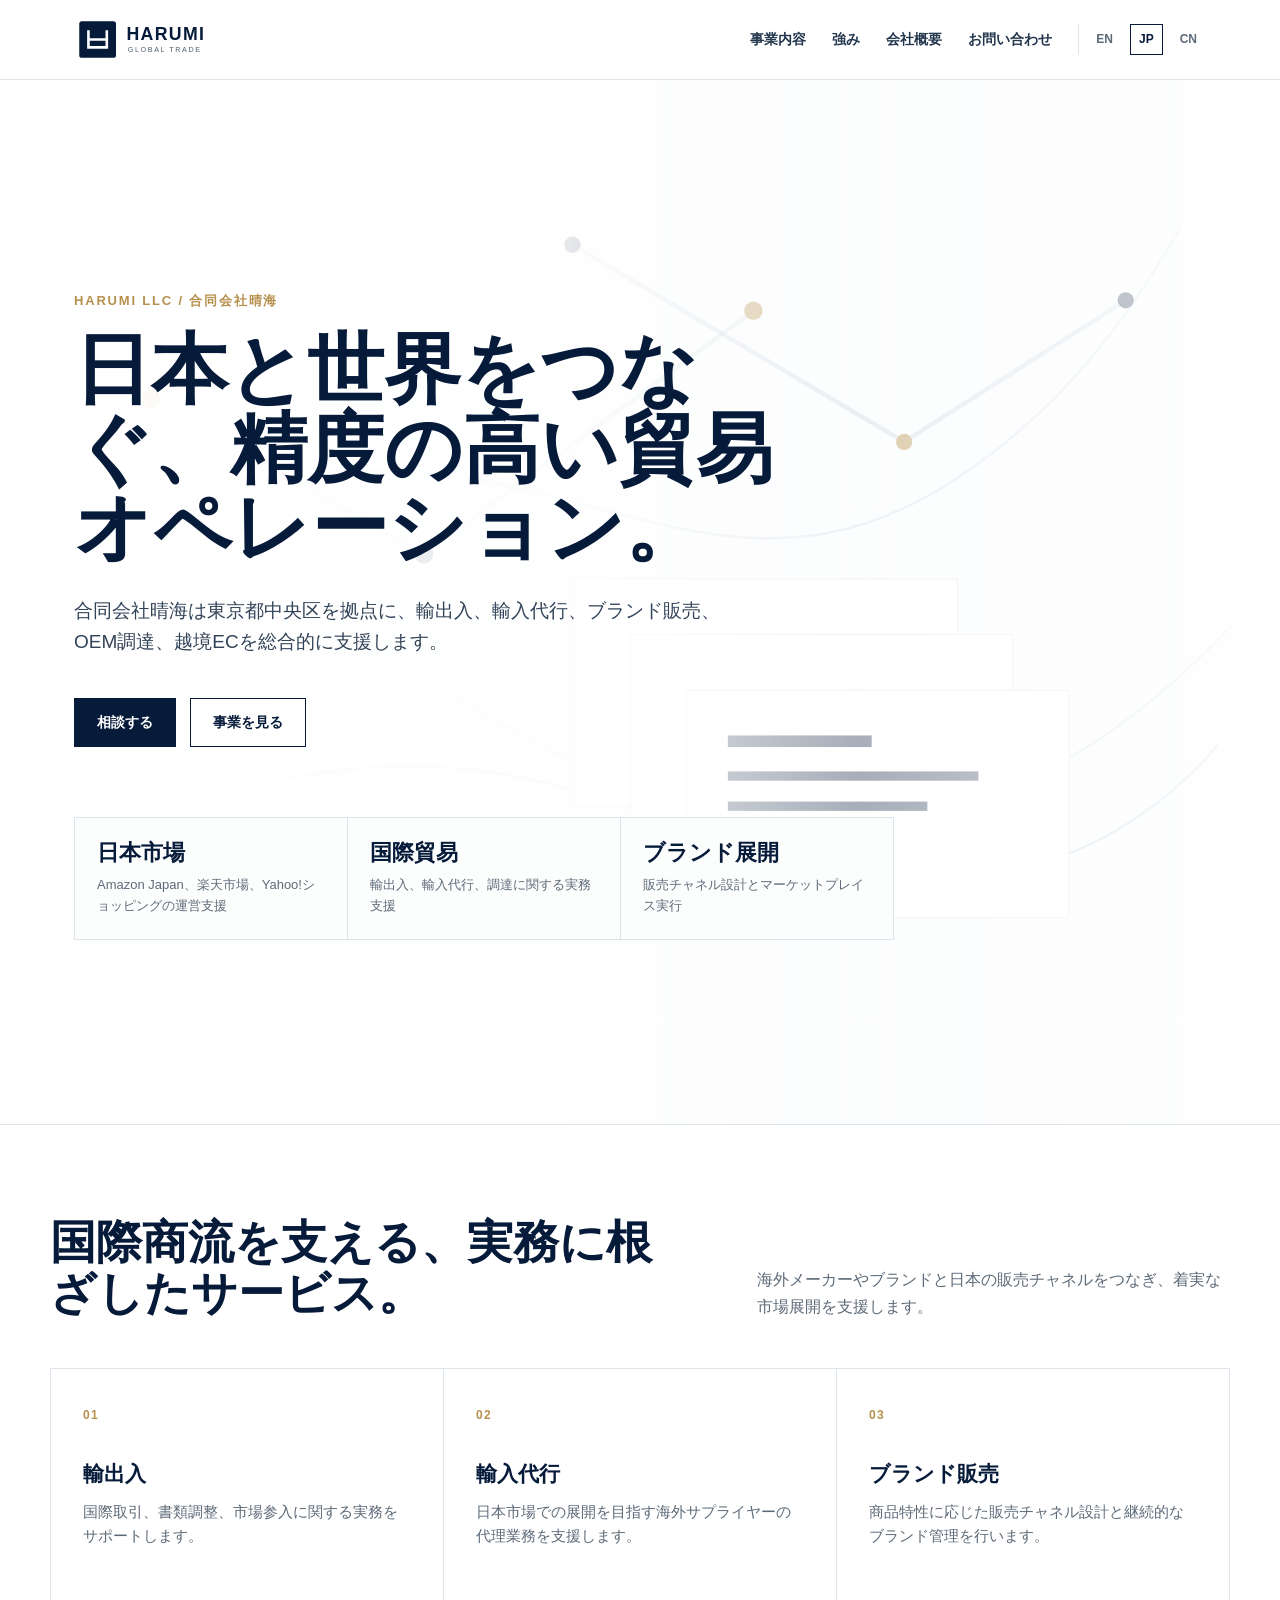
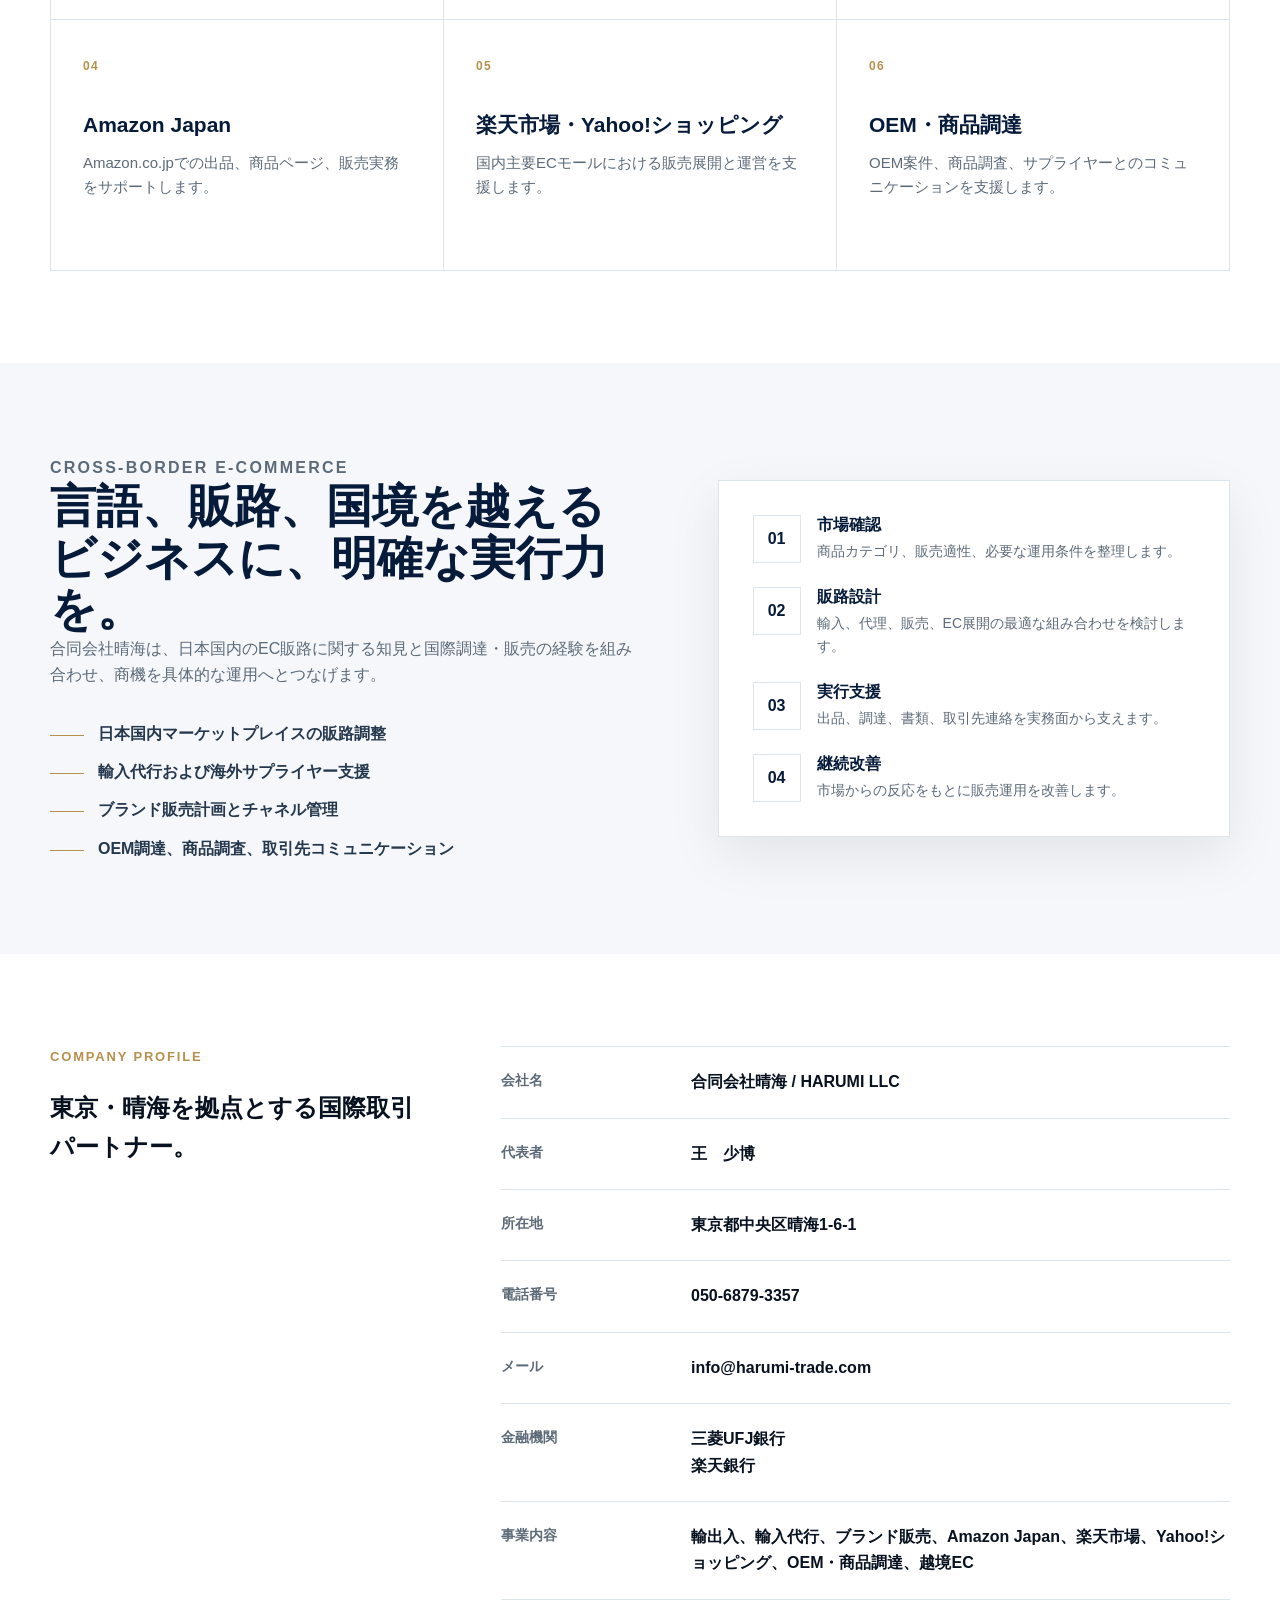
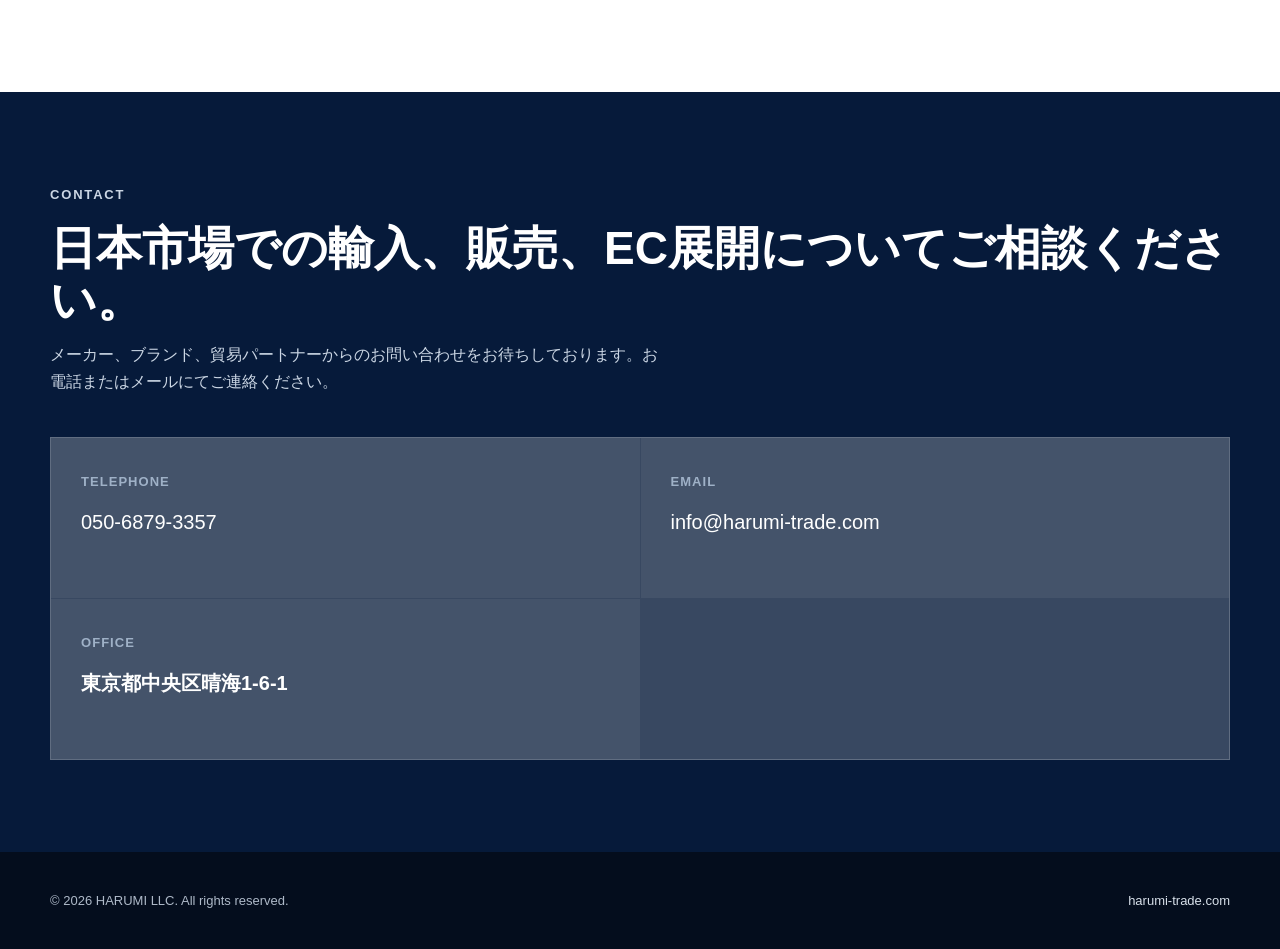
<file: index.html>
<!doctype html>
<html lang="ja">
<head>
  <meta charset="utf-8">
  <meta name="viewport" content="width=device-width, initial-scale=1">
  <title>合同会社晴海 | 輸出入・輸入代行・越境EC支援</title>
  <meta name="description" content="合同会社晴海は東京都中央区晴海を拠点に、輸出入、輸入代行、ブランド販売、Amazon Japan、楽天市場、Yahoo!ショッピング、OEM調達、越境ECを支援します。">
  <meta name="robots" content="index, follow">
  <link rel="canonical" href="https://harumi-trade.com/ja/">
  <link rel="alternate" hreflang="en" href="https://harumi-trade.com/en/">
  <link rel="alternate" hreflang="ja" href="https://harumi-trade.com/ja/">
  <link rel="alternate" hreflang="zh" href="https://harumi-trade.com/zh/">
  <link rel="alternate" hreflang="x-default" href="https://harumi-trade.com/ja/">
  <meta http-equiv="refresh" content="0; url=/ja/">
  <link rel="icon" href="/assets/img/favicon.svg" type="image/svg+xml">
  <link rel="stylesheet" href="/assets/css/styles.css">
  <script>
    window.location.replace("/ja/");
  </script>
</head>
<body>
  <main>
    <section class="hero">
      <div class="hero-inner">
        <p class="eyebrow">HARUMI LLC / 合同会社晴海</p>
        <h1>日本語ページへ移動します。</h1>
        <p class="hero-copy">自動的に移動しない場合は、下のボタンからお進みください。</p>
        <div class="hero-actions"><a class="button" href="/ja/">日本語ページへ</a></div>
      </div>
    </section>
  </main>
</body>
</html>
</file>
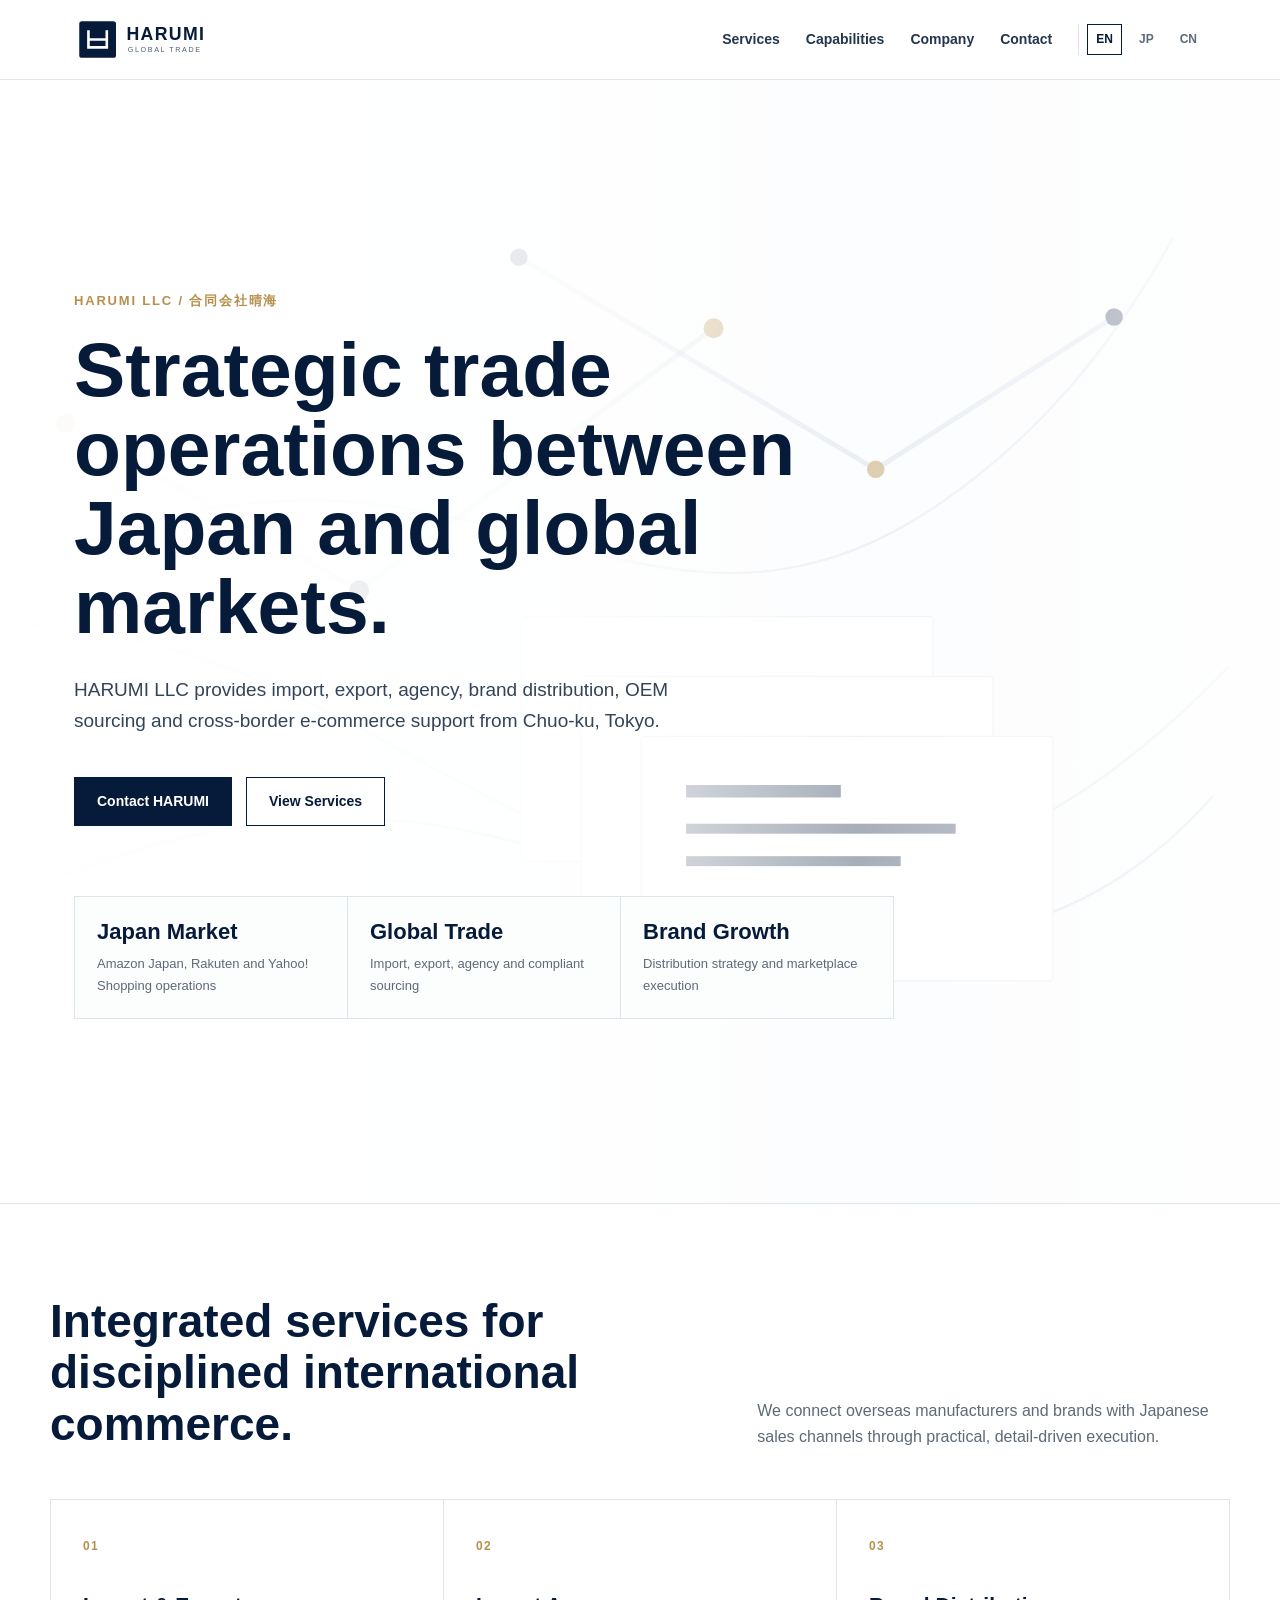
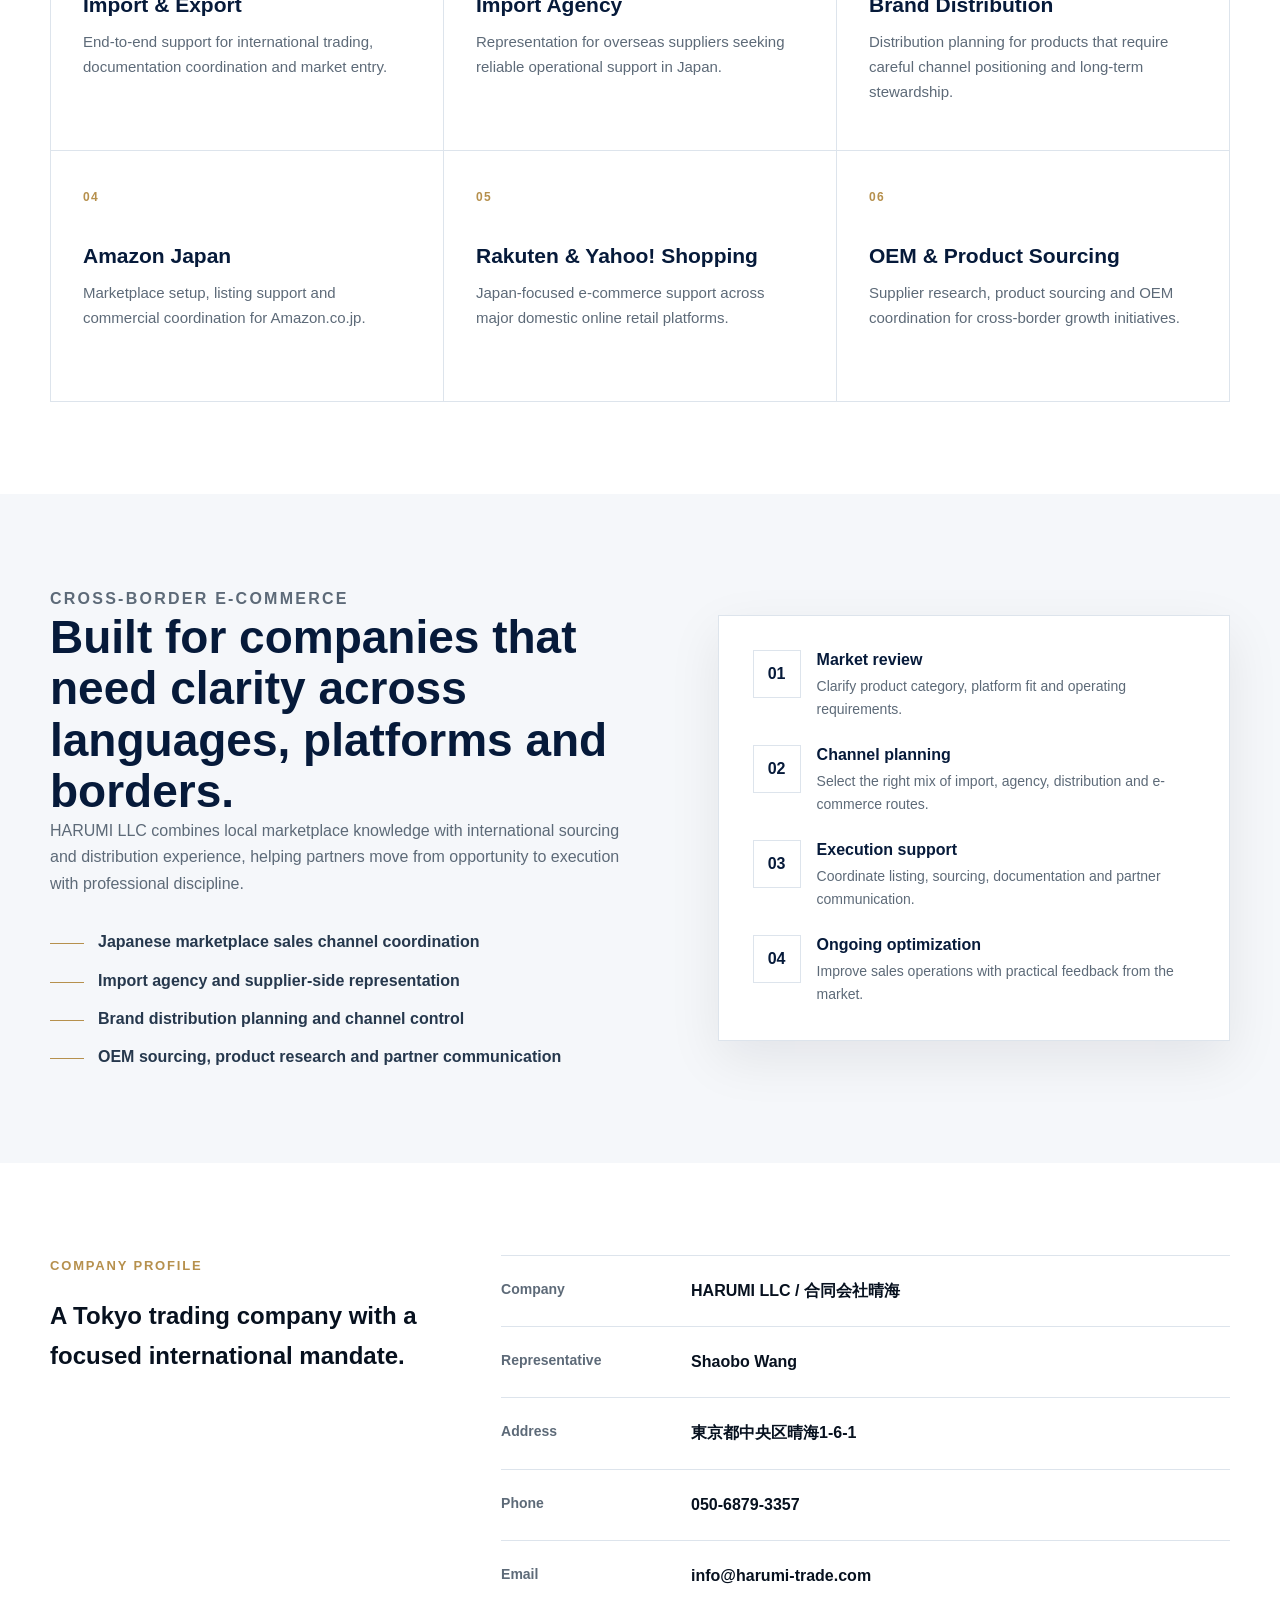
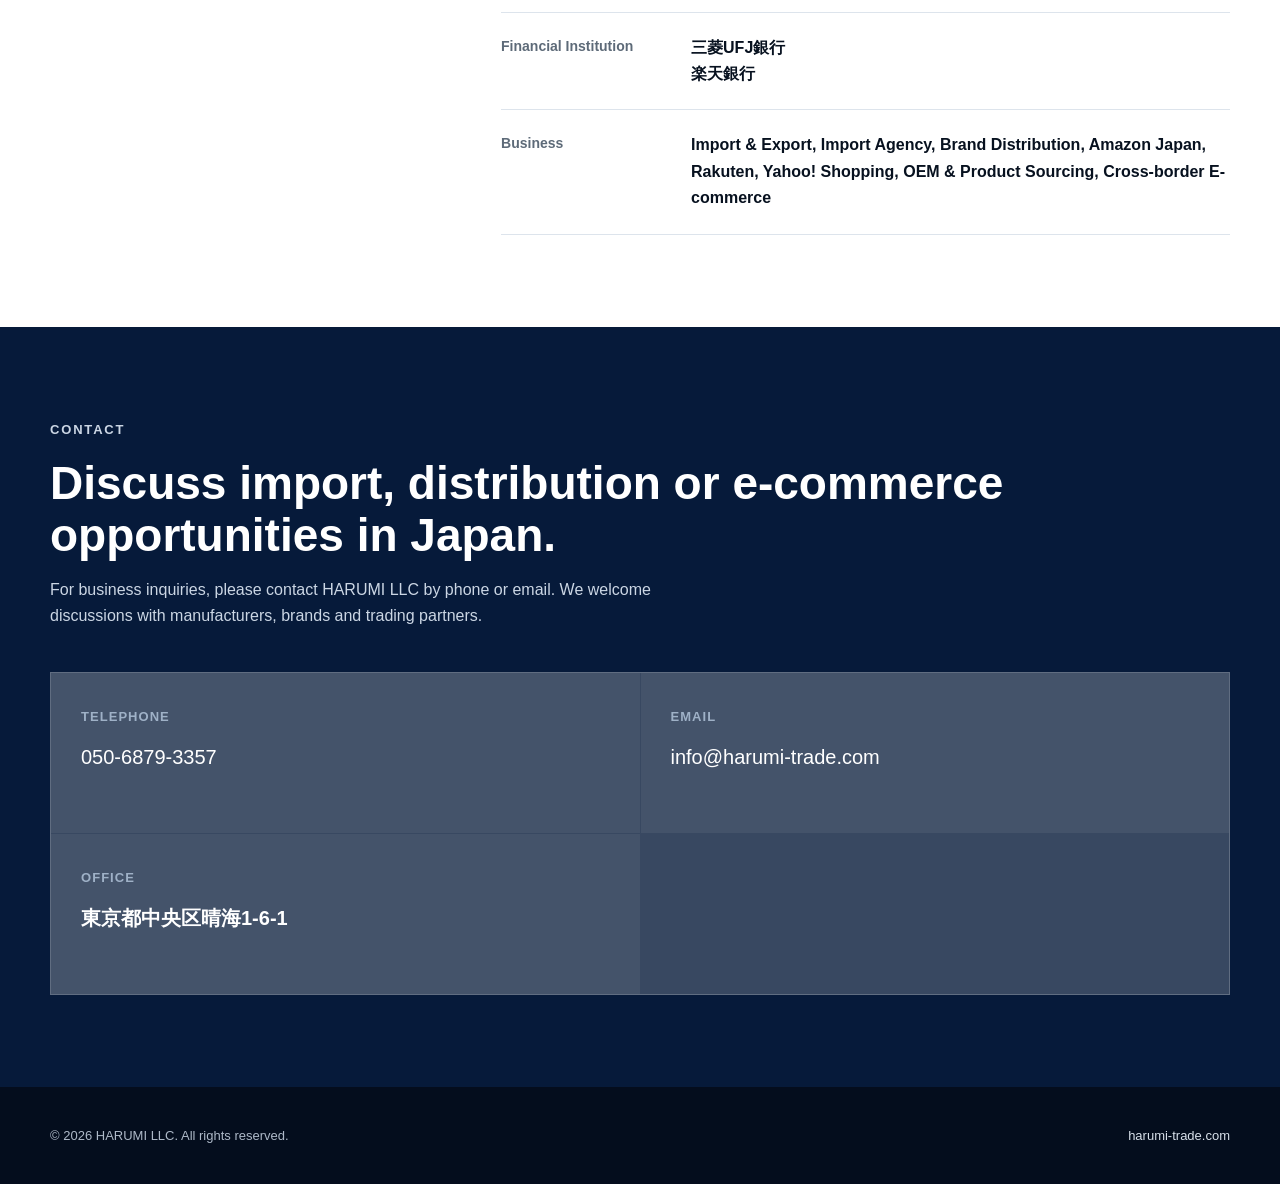
<file: en/index.html>
<!doctype html>
<html lang="en">
<head>
  <meta charset="utf-8">
  <meta name="viewport" content="width=device-width, initial-scale=1">
  <title>HARUMI LLC | Import, Export & Cross-border E-commerce in Japan</title>
  <meta name="description" content="HARUMI LLC is a Tokyo-based trading company supporting import, export, brand distribution, OEM sourcing, Amazon Japan, Rakuten, Yahoo! Shopping and cross-border e-commerce.">
  <meta name="robots" content="index, follow">
  <link rel="canonical" href="https://harumi-trade.com/en/">
  <link rel="alternate" hreflang="en" href="https://harumi-trade.com/en/">
  <link rel="alternate" hreflang="ja" href="https://harumi-trade.com/ja/">
  <link rel="alternate" hreflang="zh" href="https://harumi-trade.com/zh/">
  <link rel="alternate" hreflang="x-default" href="https://harumi-trade.com/ja/">
  <meta property="og:type" content="website">
  <meta property="og:title" content="HARUMI LLC | Global Trade Partner in Japan">
  <meta property="og:description" content="Tokyo-based import, export, agency, brand distribution and cross-border e-commerce support.">
  <meta property="og:url" content="https://harumi-trade.com/en/">
  <meta property="og:image" content="https://harumi-trade.com/assets/img/logo.svg">
  <meta name="twitter:card" content="summary">
  <link rel="icon" href="/assets/img/favicon.svg" type="image/svg+xml">
  <link rel="stylesheet" href="/assets/css/styles.css">
  <script type="application/ld+json">
  {
    "@context": "https://schema.org",
    "@type": "Organization",
    "name": "HARUMI LLC",
    "alternateName": "合同会社晴海",
    "url": "https://harumi-trade.com/en/",
    "logo": "https://harumi-trade.com/assets/img/logo.svg",
    "telephone": "050-6879-3357",
    "email": "info@harumi-trade.com",
    "founder": {"@type": "Person", "name": "Shaobo Wang"},
    "address": {
      "@type": "PostalAddress",
      "streetAddress": "東京都中央区晴海1-6-1",
      "addressLocality": "Chuo-ku",
      "addressRegion": "Tokyo",
      "addressCountry": "JP"
    },
    "sameAs": []
  }
  </script>
</head>
<body>
  <header class="site-header">
    <nav class="nav" aria-label="Primary navigation">
      <a class="brand" href="/" aria-label="HARUMI LLC home"><img src="/assets/img/logo.svg" alt="HARUMI LLC"></a>
      <button class="nav-toggle" type="button" data-nav-toggle aria-expanded="false" aria-label="Open navigation"><span></span></button>
      <div class="nav-links" data-nav>
        <a href="#services">Services</a>
        <a href="#capabilities">Capabilities</a>
        <a href="#company">Company</a>
        <a href="#contact">Contact</a>
        <div class="lang" aria-label="Language selector">
          <a href="/en/" aria-current="true">EN</a>
          <a href="/ja/">JP</a>
          <a href="/zh/">CN</a>
        </div>
      </div>
    </nav>
  </header>

  <main>
    <section class="hero">
      <div class="hero-inner">
        <p class="eyebrow">HARUMI LLC / 合同会社晴海</p>
        <h1>Strategic trade operations between Japan and global markets.</h1>
        <p class="hero-copy">HARUMI LLC provides import, export, agency, brand distribution, OEM sourcing and cross-border e-commerce support from Chuo-ku, Tokyo.</p>
        <div class="hero-actions">
          <a class="button" href="#contact">Contact HARUMI</a>
          <a class="button secondary" href="#services">View Services</a>
        </div>
        <div class="hero-metrics" aria-label="Business focus">
          <div class="metric"><strong>Japan Market</strong><span>Amazon Japan, Rakuten and Yahoo! Shopping operations</span></div>
          <div class="metric"><strong>Global Trade</strong><span>Import, export, agency and compliant sourcing</span></div>
          <div class="metric"><strong>Brand Growth</strong><span>Distribution strategy and marketplace execution</span></div>
        </div>
      </div>
    </section>

    <section id="services">
      <div class="container">
        <div class="section-head reveal">
          <h2>Integrated services for disciplined international commerce.</h2>
          <p>We connect overseas manufacturers and brands with Japanese sales channels through practical, detail-driven execution.</p>
        </div>
        <div class="services-grid">
          <article class="service reveal"><span class="service-number">01</span><h3>Import & Export</h3><p>End-to-end support for international trading, documentation coordination and market entry.</p></article>
          <article class="service reveal"><span class="service-number">02</span><h3>Import Agency</h3><p>Representation for overseas suppliers seeking reliable operational support in Japan.</p></article>
          <article class="service reveal"><span class="service-number">03</span><h3>Brand Distribution</h3><p>Distribution planning for products that require careful channel positioning and long-term stewardship.</p></article>
          <article class="service reveal"><span class="service-number">04</span><h3>Amazon Japan</h3><p>Marketplace setup, listing support and commercial coordination for Amazon.co.jp.</p></article>
          <article class="service reveal"><span class="service-number">05</span><h3>Rakuten & Yahoo! Shopping</h3><p>Japan-focused e-commerce support across major domestic online retail platforms.</p></article>
          <article class="service reveal"><span class="service-number">06</span><h3>OEM & Product Sourcing</h3><p>Supplier research, product sourcing and OEM coordination for cross-border growth initiatives.</p></article>
        </div>
      </div>
    </section>

    <section class="band" id="capabilities">
      <div class="container split">
        <div class="reveal">
          <p class="eyebrow">Cross-border E-commerce</p>
          <h2>Built for companies that need clarity across languages, platforms and borders.</h2>
          <p>HARUMI LLC combines local marketplace knowledge with international sourcing and distribution experience, helping partners move from opportunity to execution with professional discipline.</p>
          <div class="capabilities">
            <div class="capability">Japanese marketplace sales channel coordination</div>
            <div class="capability">Import agency and supplier-side representation</div>
            <div class="capability">Brand distribution planning and channel control</div>
            <div class="capability">OEM sourcing, product research and partner communication</div>
          </div>
        </div>
        <div class="process reveal" aria-label="Engagement process">
          <ol>
            <li><div><strong>Market review</strong><span>Clarify product category, platform fit and operating requirements.</span></div></li>
            <li><div><strong>Channel planning</strong><span>Select the right mix of import, agency, distribution and e-commerce routes.</span></div></li>
            <li><div><strong>Execution support</strong><span>Coordinate listing, sourcing, documentation and partner communication.</span></div></li>
            <li><div><strong>Ongoing optimization</strong><span>Improve sales operations with practical feedback from the market.</span></div></li>
          </ol>
        </div>
      </div>
    </section>

    <section id="company">
      <div class="container company">
        <div class="reveal">
          <p class="eyebrow">Company Profile</p>
          <h2>A Tokyo trading company with a focused international mandate.</h2>
        </div>
        <dl class="reveal">
          <dt>Company</dt><dd>HARUMI LLC / 合同会社晴海</dd>
          <dt>Representative</dt><dd>Shaobo Wang</dd>
          <dt>Address</dt><dd>東京都中央区晴海1-6-1</dd>
          <dt>Phone</dt><dd><a href="tel:05068793357">050-6879-3357</a></dd>
          <dt>Email</dt><dd><a href="mailto:info@harumi-trade.com">info@harumi-trade.com</a></dd>
          <dt>Financial Institution</dt><dd>三菱UFJ銀行<br>楽天銀行</dd>
          <dt>Business</dt><dd>Import & Export, Import Agency, Brand Distribution, Amazon Japan, Rakuten, Yahoo! Shopping, OEM & Product Sourcing, Cross-border E-commerce</dd>
        </dl>
      </div>
    </section>

    <section class="contact" id="contact">
      <div class="container">
        <p class="eyebrow">Contact</p>
        <h2>Discuss import, distribution or e-commerce opportunities in Japan.</h2>
        <p>For business inquiries, please contact HARUMI LLC by phone or email. We welcome discussions with manufacturers, brands and trading partners.</p>
        <div class="contact-grid">
          <div class="contact-item"><span>Telephone</span><a href="tel:05068793357">050-6879-3357</a></div>
          <div class="contact-item"><span>Email</span><a href="mailto:info@harumi-trade.com">info@harumi-trade.com</a></div>
          <div class="contact-item"><span>Office</span><strong>東京都中央区晴海1-6-1</strong></div>
        </div>
      </div>
    </section>
  </main>

  <footer class="footer">
    <div class="footer-inner">
      <span>&copy; <span data-year></span> HARUMI LLC. All rights reserved.</span>
      <a href="https://harumi-trade.com/">harumi-trade.com</a>
    </div>
  </footer>
  <script src="/assets/js/main.js" defer></script>
</body>
</html>
</file>
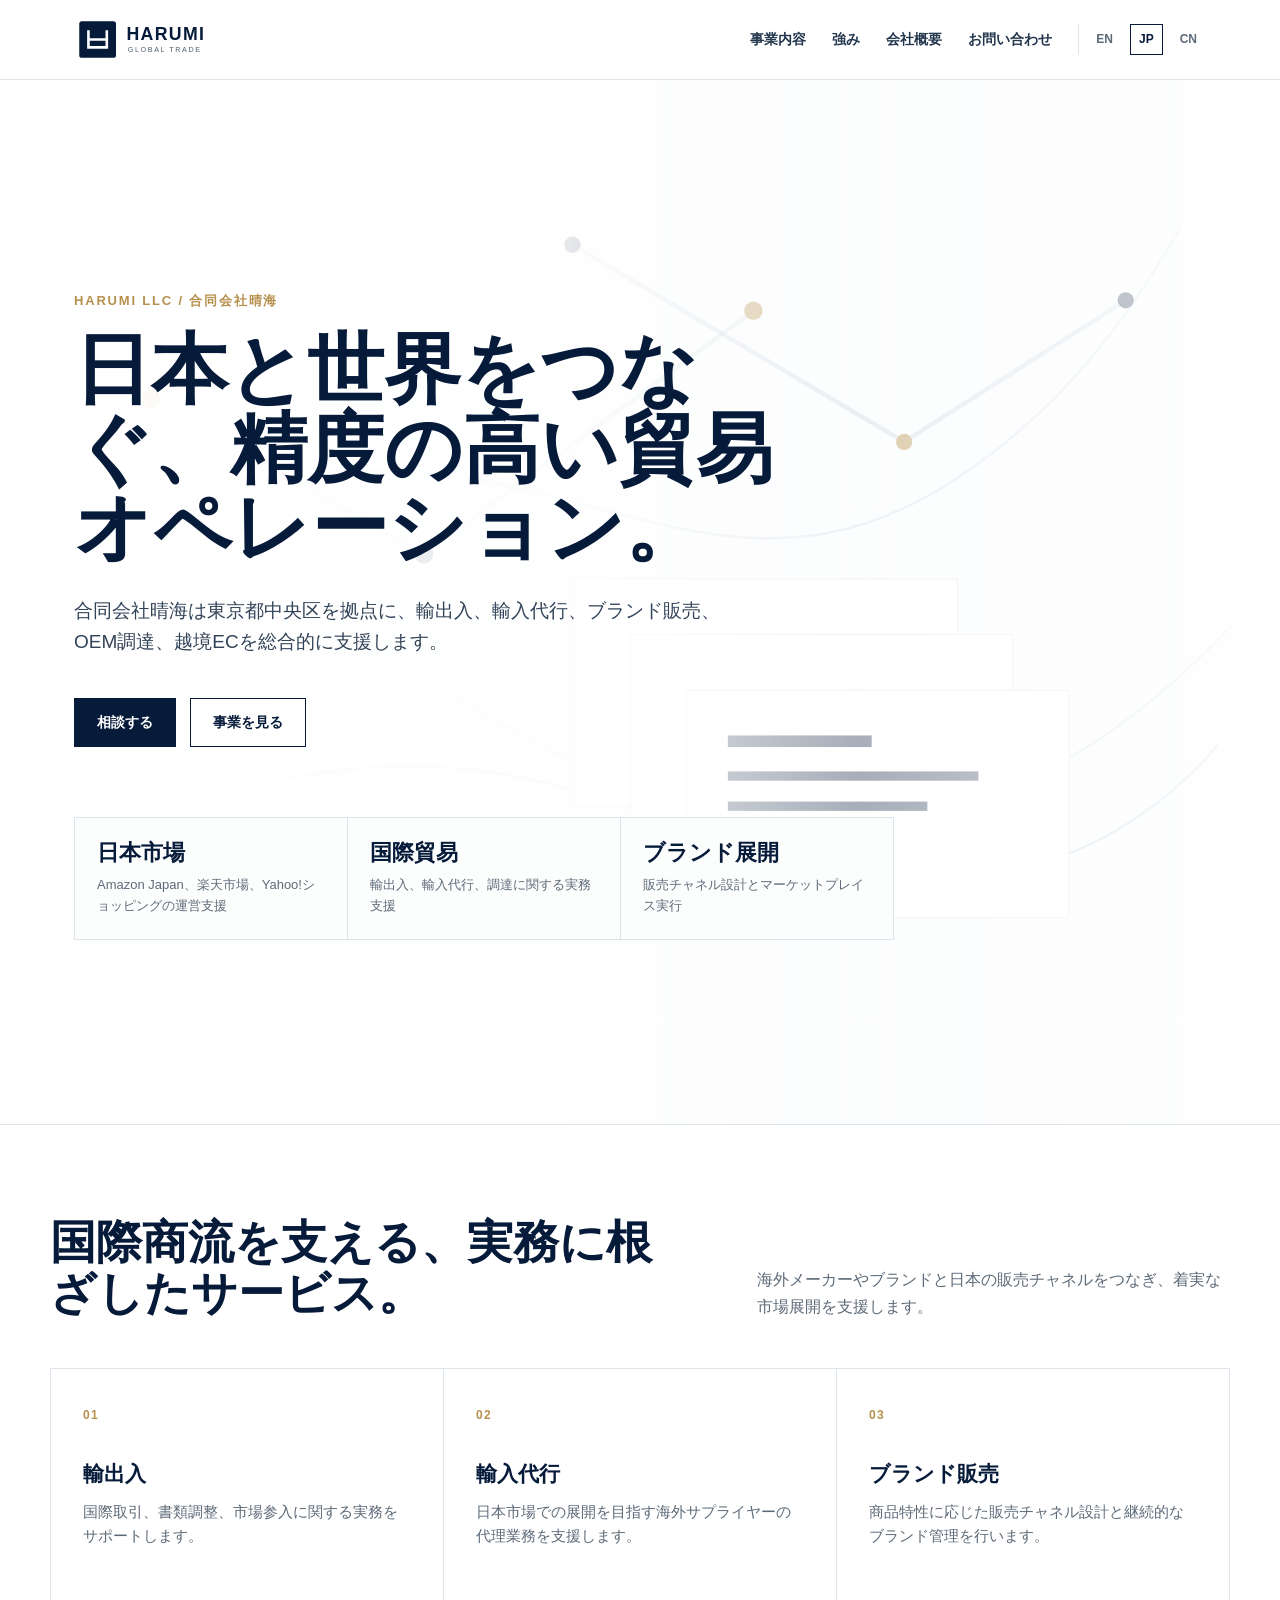
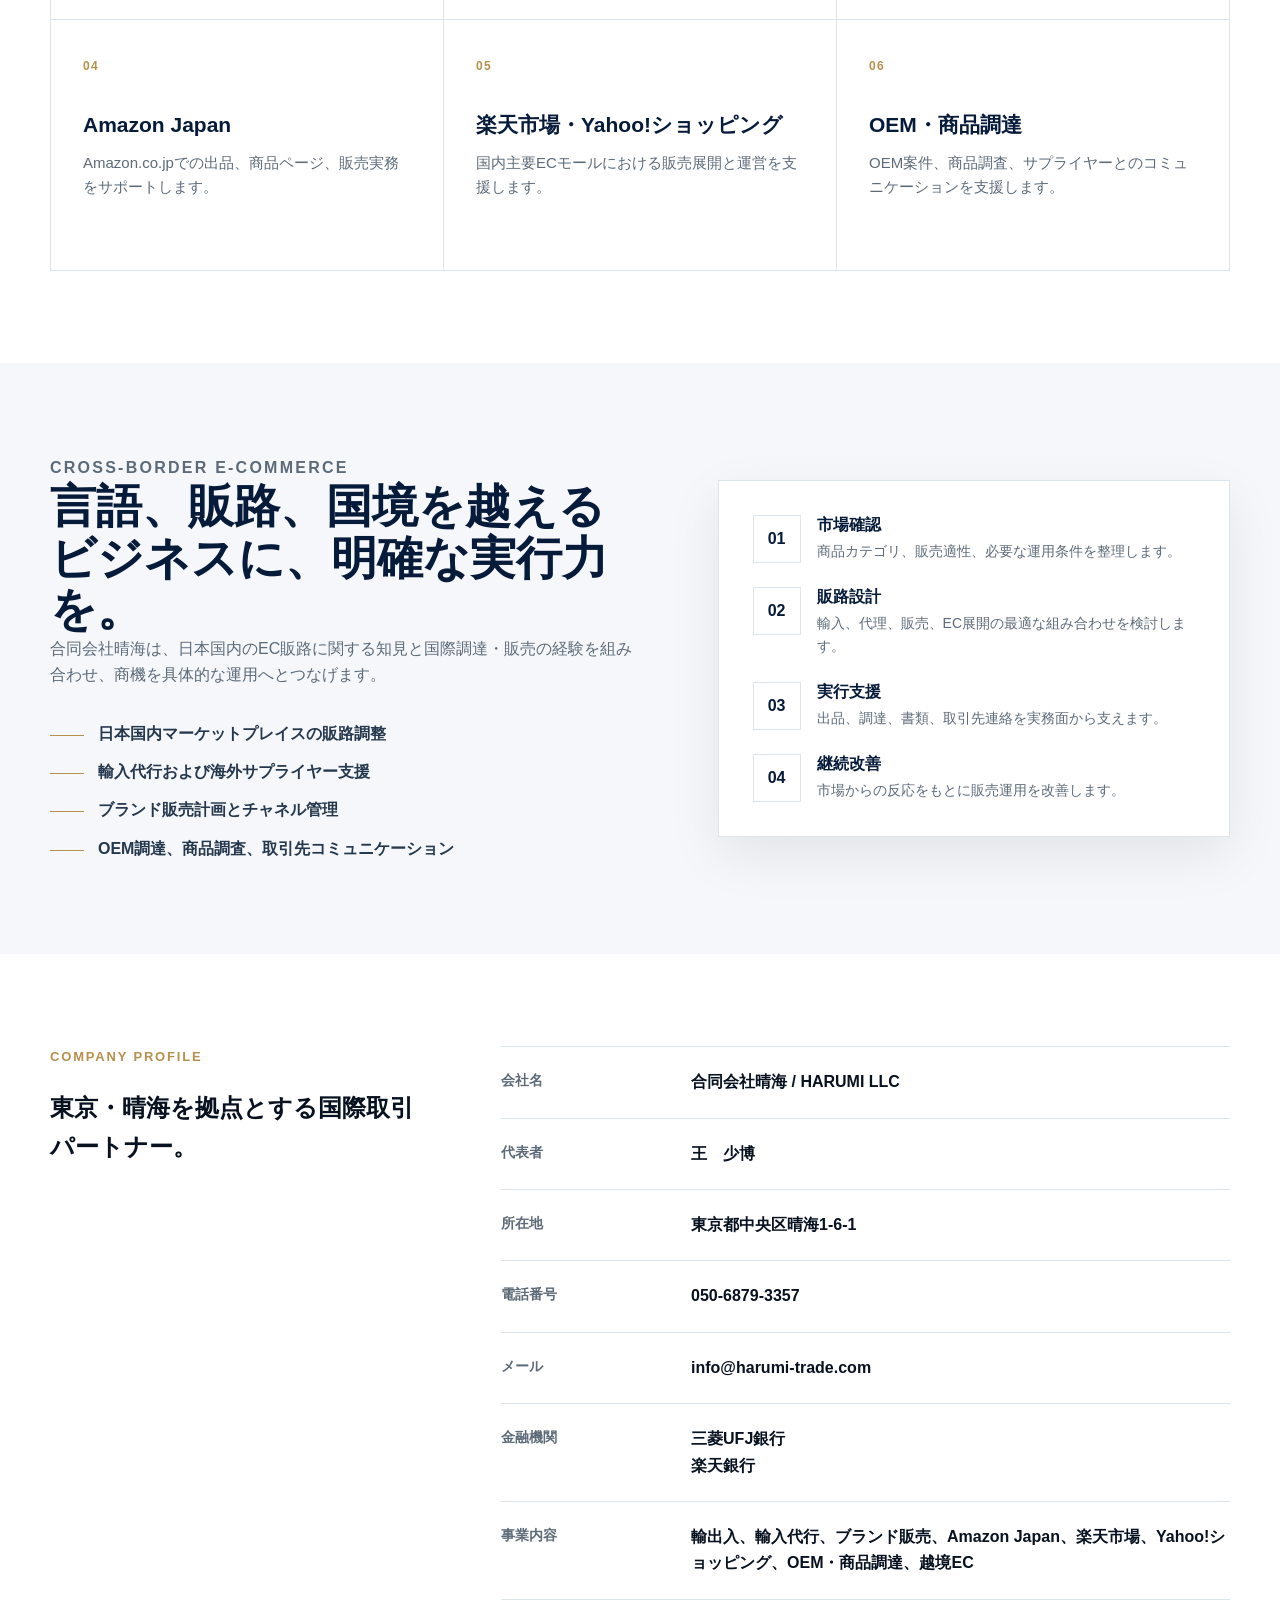
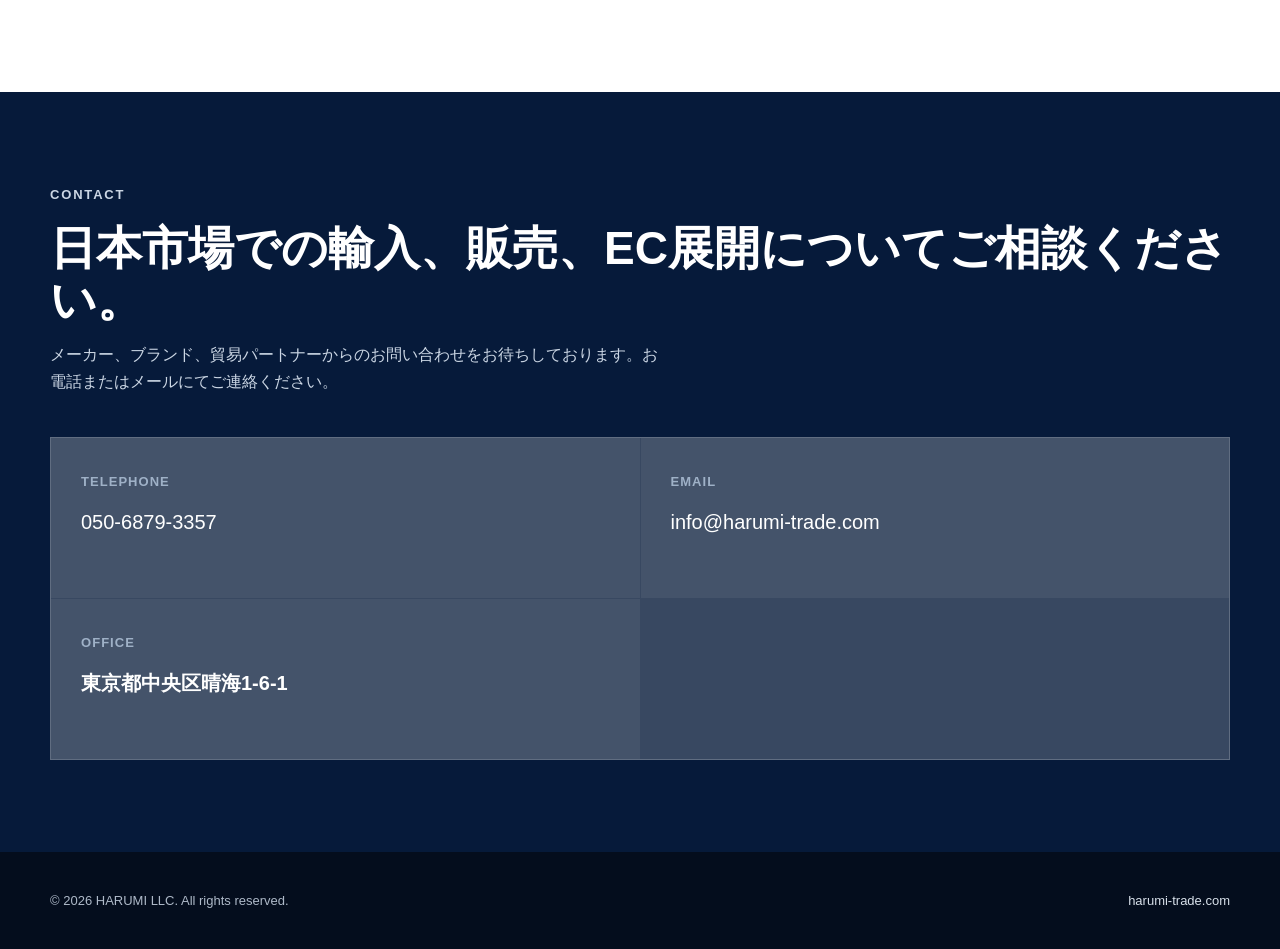
<file: ja/index.html>
<!doctype html>
<html lang="ja">
<head>
  <meta charset="utf-8">
  <meta name="viewport" content="width=device-width, initial-scale=1">
  <title>合同会社晴海 | 輸出入・輸入代行・越境EC支援</title>
  <meta name="description" content="合同会社晴海は東京都中央区晴海を拠点に、輸出入、輸入代行、ブランド販売、Amazon Japan、楽天市場、Yahoo!ショッピング、OEM調達、越境ECを支援します。">
  <meta name="robots" content="index, follow">
  <link rel="canonical" href="https://harumi-trade.com/ja/">
  <link rel="alternate" hreflang="en" href="https://harumi-trade.com/en/">
  <link rel="alternate" hreflang="ja" href="https://harumi-trade.com/ja/">
  <link rel="alternate" hreflang="zh" href="https://harumi-trade.com/zh/">
  <link rel="alternate" hreflang="x-default" href="https://harumi-trade.com/ja/">
  <meta property="og:type" content="website">
  <meta property="og:title" content="合同会社晴海 | 日本市場の輸出入・越境ECパートナー">
  <meta property="og:description" content="東京都中央区晴海を拠点に、輸出入、輸入代行、ブランド販売、EC販路展開を支援します。">
  <meta property="og:url" content="https://harumi-trade.com/ja/">
  <meta property="og:image" content="https://harumi-trade.com/assets/img/logo.svg">
  <link rel="icon" href="/assets/img/favicon.svg" type="image/svg+xml">
  <link rel="stylesheet" href="/assets/css/styles.css">
  <script type="application/ld+json">
  {
    "@context": "https://schema.org",
    "@type": "Organization",
    "name": "合同会社晴海",
    "alternateName": "HARUMI LLC",
    "url": "https://harumi-trade.com/ja/",
    "logo": "https://harumi-trade.com/assets/img/logo.svg",
    "telephone": "050-6879-3357",
    "email": "info@harumi-trade.com",
    "founder": {"@type": "Person", "name": "王　少博"},
    "address": {
      "@type": "PostalAddress",
      "streetAddress": "東京都中央区晴海1-6-1",
      "addressLocality": "Chuo-ku",
      "addressRegion": "Tokyo",
      "addressCountry": "JP"
    }
  }
  </script>
</head>
<body>
  <header class="site-header">
    <nav class="nav" aria-label="主要ナビゲーション">
      <a class="brand" href="/ja/" aria-label="合同会社晴海 ホーム"><img src="/assets/img/logo.svg" alt="HARUMI LLC"></a>
      <button class="nav-toggle" type="button" data-nav-toggle aria-expanded="false" aria-label="ナビゲーションを開く"><span></span></button>
      <div class="nav-links" data-nav>
        <a href="#services">事業内容</a>
        <a href="#capabilities">強み</a>
        <a href="#company">会社概要</a>
        <a href="#contact">お問い合わせ</a>
        <div class="lang" aria-label="言語選択">
          <a href="/en/">EN</a>
          <a href="/ja/" aria-current="true">JP</a>
          <a href="/zh/">CN</a>
        </div>
      </div>
    </nav>
  </header>

  <main>
    <section class="hero">
      <div class="hero-inner">
        <p class="eyebrow">HARUMI LLC / 合同会社晴海</p>
        <h1>日本と世界をつなぐ、精度の高い貿易オペレーション。</h1>
        <p class="hero-copy">合同会社晴海は東京都中央区を拠点に、輸出入、輸入代行、ブランド販売、OEM調達、越境ECを総合的に支援します。</p>
        <div class="hero-actions">
          <a class="button" href="#contact">相談する</a>
          <a class="button secondary" href="#services">事業を見る</a>
        </div>
        <div class="hero-metrics" aria-label="事業領域">
          <div class="metric"><strong>日本市場</strong><span>Amazon Japan、楽天市場、Yahoo!ショッピングの運営支援</span></div>
          <div class="metric"><strong>国際貿易</strong><span>輸出入、輸入代行、調達に関する実務支援</span></div>
          <div class="metric"><strong>ブランド展開</strong><span>販売チャネル設計とマーケットプレイス実行</span></div>
        </div>
      </div>
    </section>

    <section id="services">
      <div class="container">
        <div class="section-head reveal">
          <h2>国際商流を支える、実務に根ざしたサービス。</h2>
          <p>海外メーカーやブランドと日本の販売チャネルをつなぎ、着実な市場展開を支援します。</p>
        </div>
        <div class="services-grid">
          <article class="service reveal"><span class="service-number">01</span><h3>輸出入</h3><p>国際取引、書類調整、市場参入に関する実務をサポートします。</p></article>
          <article class="service reveal"><span class="service-number">02</span><h3>輸入代行</h3><p>日本市場での展開を目指す海外サプライヤーの代理業務を支援します。</p></article>
          <article class="service reveal"><span class="service-number">03</span><h3>ブランド販売</h3><p>商品特性に応じた販売チャネル設計と継続的なブランド管理を行います。</p></article>
          <article class="service reveal"><span class="service-number">04</span><h3>Amazon Japan</h3><p>Amazon.co.jpでの出品、商品ページ、販売実務をサポートします。</p></article>
          <article class="service reveal"><span class="service-number">05</span><h3>楽天市場・Yahoo!ショッピング</h3><p>国内主要ECモールにおける販売展開と運営を支援します。</p></article>
          <article class="service reveal"><span class="service-number">06</span><h3>OEM・商品調達</h3><p>OEM案件、商品調査、サプライヤーとのコミュニケーションを支援します。</p></article>
        </div>
      </div>
    </section>

    <section class="band" id="capabilities">
      <div class="container split">
        <div class="reveal">
          <p class="eyebrow">Cross-border E-commerce</p>
          <h2>言語、販路、国境を越えるビジネスに、明確な実行力を。</h2>
          <p>合同会社晴海は、日本国内のEC販路に関する知見と国際調達・販売の経験を組み合わせ、商機を具体的な運用へとつなげます。</p>
          <div class="capabilities">
            <div class="capability">日本国内マーケットプレイスの販路調整</div>
            <div class="capability">輸入代行および海外サプライヤー支援</div>
            <div class="capability">ブランド販売計画とチャネル管理</div>
            <div class="capability">OEM調達、商品調査、取引先コミュニケーション</div>
          </div>
        </div>
        <div class="process reveal" aria-label="進行プロセス">
          <ol>
            <li><div><strong>市場確認</strong><span>商品カテゴリ、販売適性、必要な運用条件を整理します。</span></div></li>
            <li><div><strong>販路設計</strong><span>輸入、代理、販売、EC展開の最適な組み合わせを検討します。</span></div></li>
            <li><div><strong>実行支援</strong><span>出品、調達、書類、取引先連絡を実務面から支えます。</span></div></li>
            <li><div><strong>継続改善</strong><span>市場からの反応をもとに販売運用を改善します。</span></div></li>
          </ol>
        </div>
      </div>
    </section>

    <section id="company">
      <div class="container company">
        <div class="reveal">
          <p class="eyebrow">Company Profile</p>
          <h2>東京・晴海を拠点とする国際取引パートナー。</h2>
        </div>
        <dl class="reveal">
          <dt>会社名</dt><dd>合同会社晴海 / HARUMI LLC</dd>
          <dt>代表者</dt><dd>王　少博</dd>
          <dt>所在地</dt><dd>東京都中央区晴海1-6-1</dd>
          <dt>電話番号</dt><dd><a href="tel:05068793357">050-6879-3357</a></dd>
          <dt>メール</dt><dd><a href="mailto:info@harumi-trade.com">info@harumi-trade.com</a></dd>
          <dt>金融機関</dt><dd>三菱UFJ銀行<br>楽天銀行</dd>
          <dt>事業内容</dt><dd>輸出入、輸入代行、ブランド販売、Amazon Japan、楽天市場、Yahoo!ショッピング、OEM・商品調達、越境EC</dd>
        </dl>
      </div>
    </section>

    <section class="contact" id="contact">
      <div class="container">
        <p class="eyebrow">Contact</p>
        <h2>日本市場での輸入、販売、EC展開についてご相談ください。</h2>
        <p>メーカー、ブランド、貿易パートナーからのお問い合わせをお待ちしております。お電話またはメールにてご連絡ください。</p>
        <div class="contact-grid">
          <div class="contact-item"><span>Telephone</span><a href="tel:05068793357">050-6879-3357</a></div>
          <div class="contact-item"><span>Email</span><a href="mailto:info@harumi-trade.com">info@harumi-trade.com</a></div>
          <div class="contact-item"><span>Office</span><strong>東京都中央区晴海1-6-1</strong></div>
        </div>
      </div>
    </section>
  </main>

  <footer class="footer">
    <div class="footer-inner">
      <span>&copy; <span data-year></span> HARUMI LLC. All rights reserved.</span>
      <a href="https://harumi-trade.com/">harumi-trade.com</a>
    </div>
  </footer>
  <script src="/assets/js/main.js" defer></script>
</body>
</html>
</file>
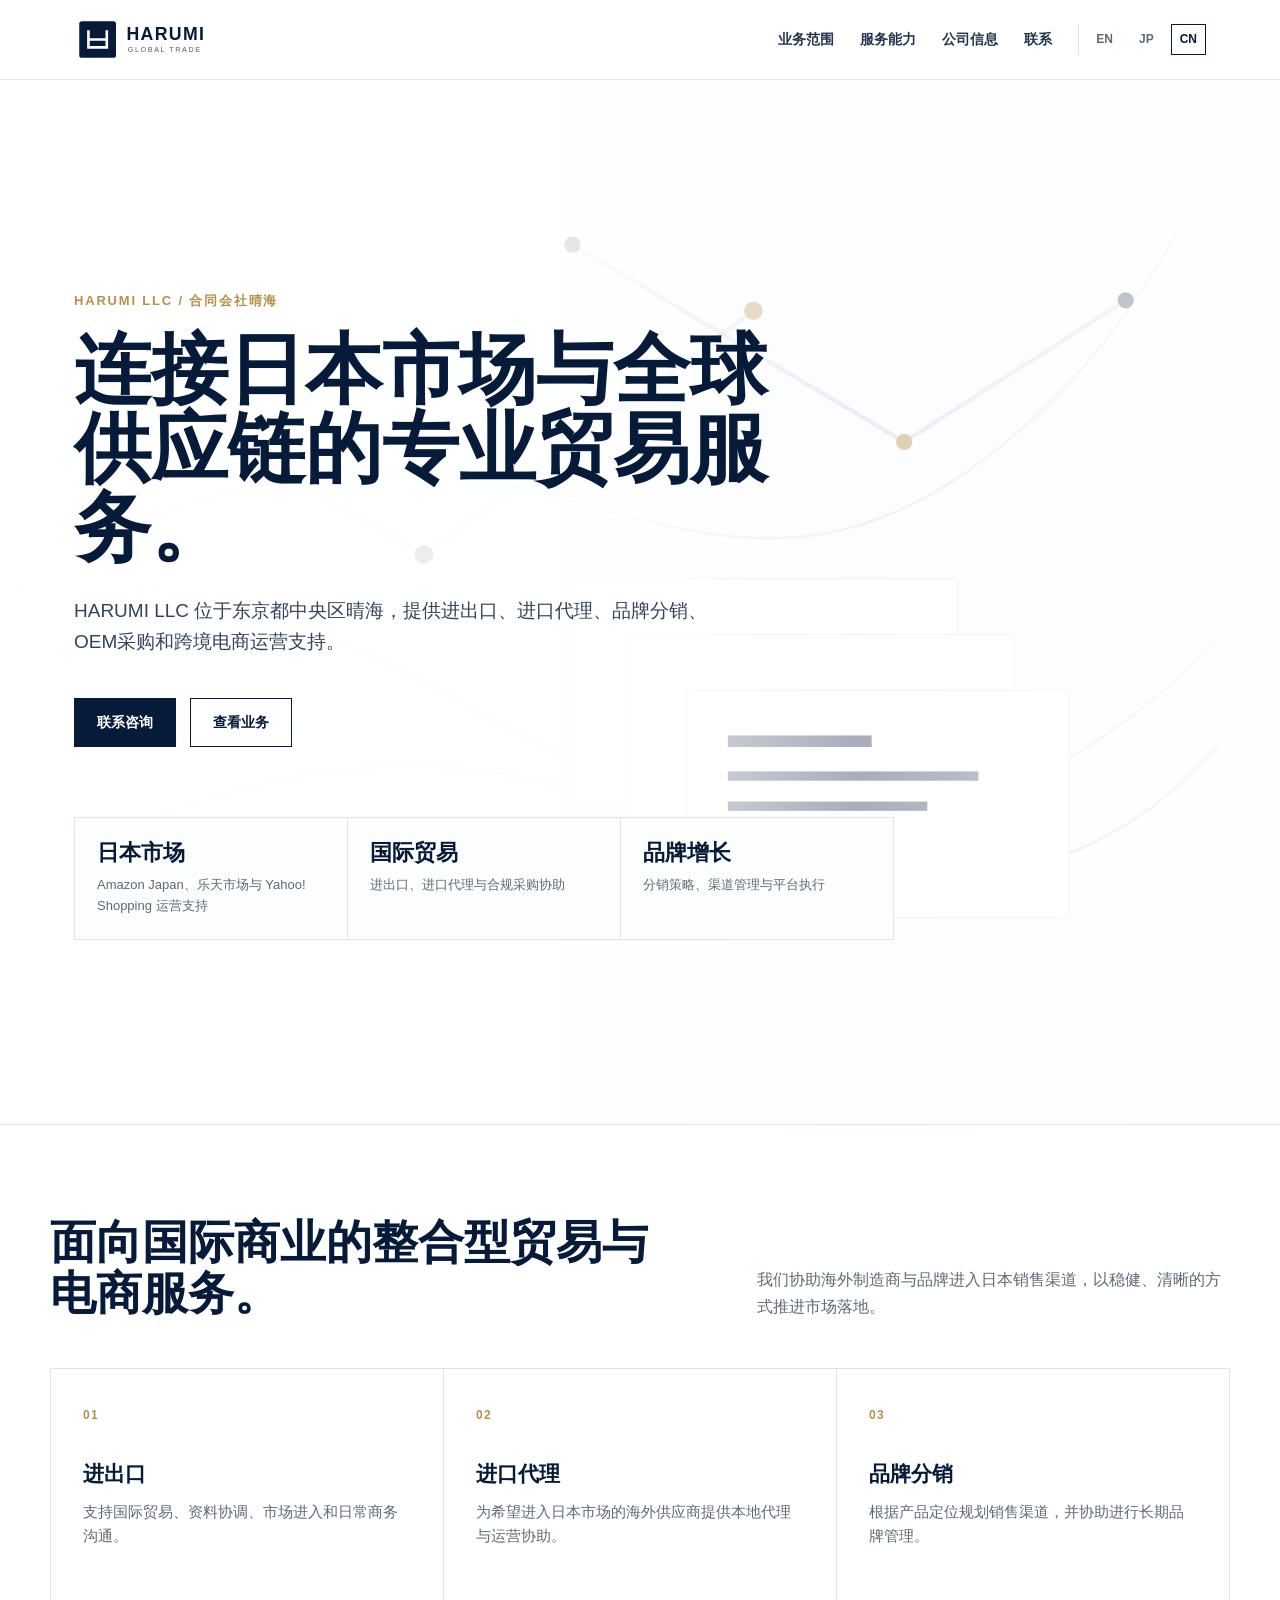
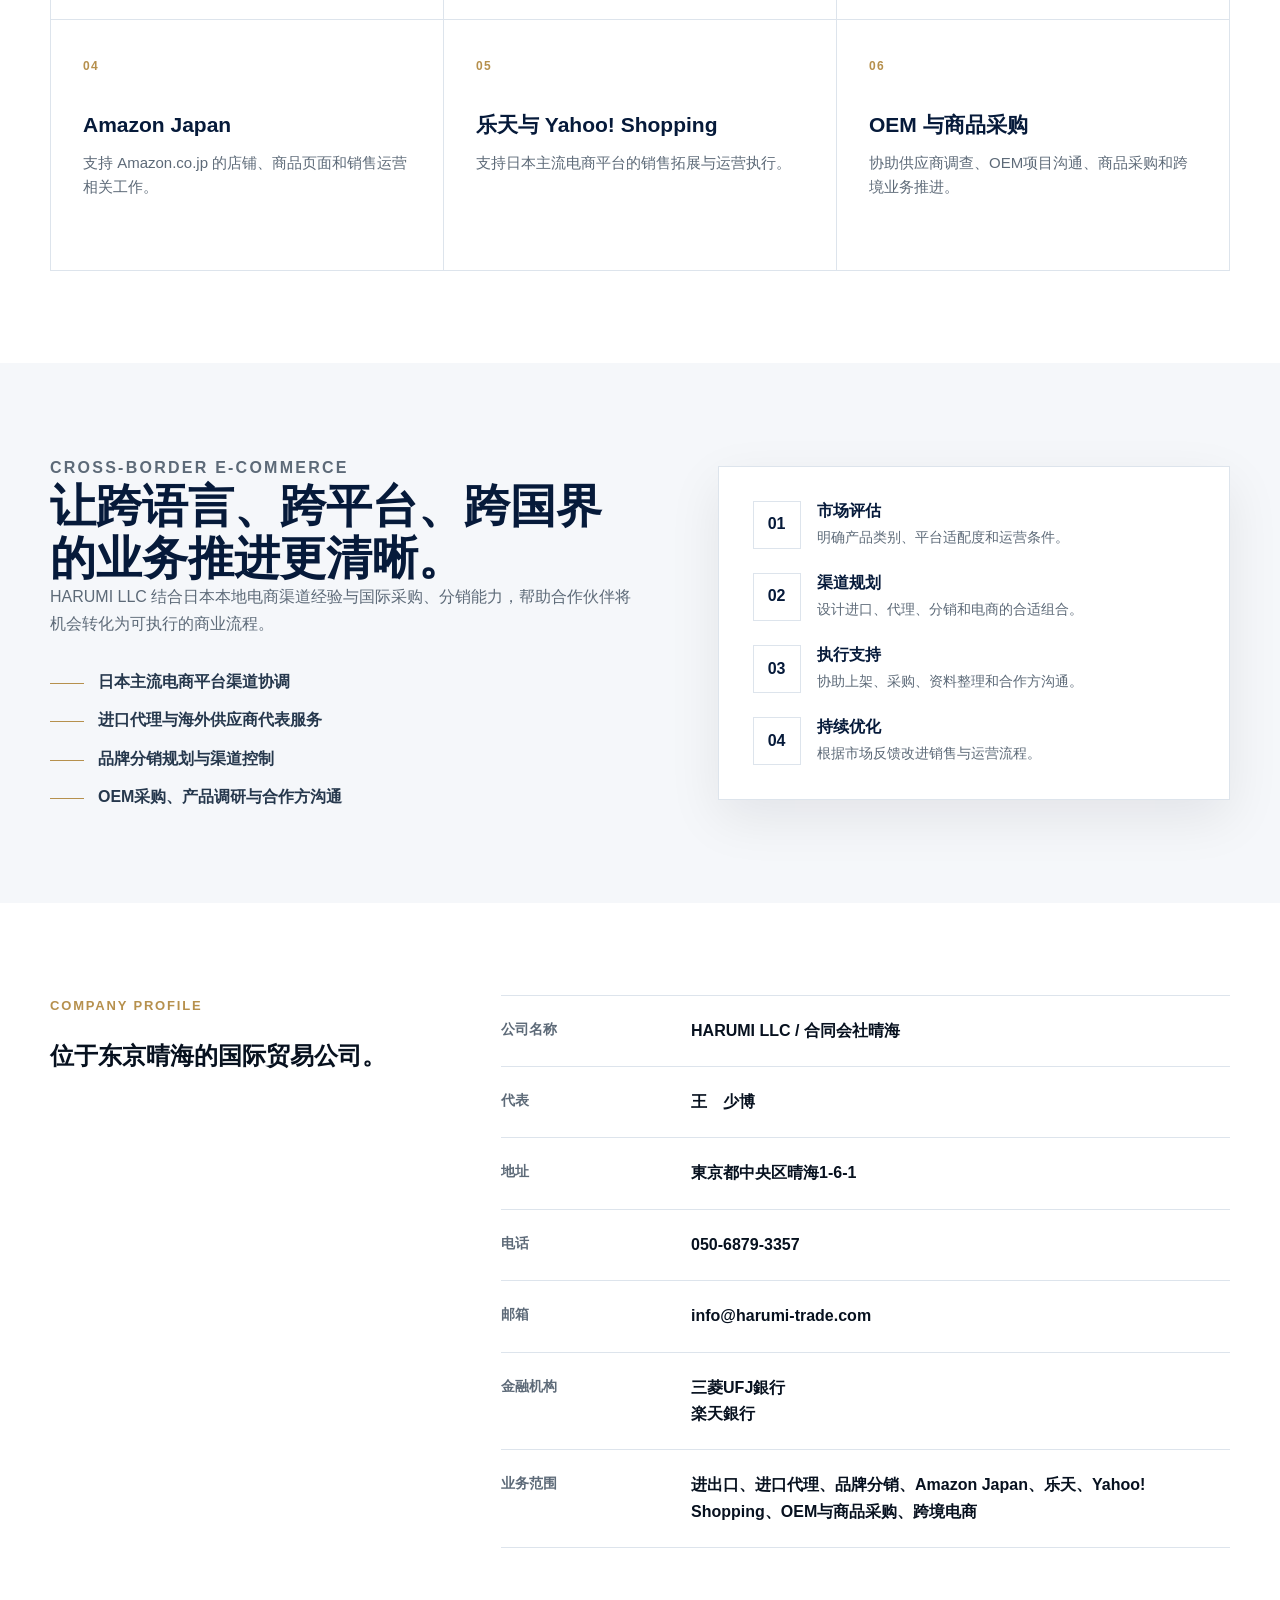
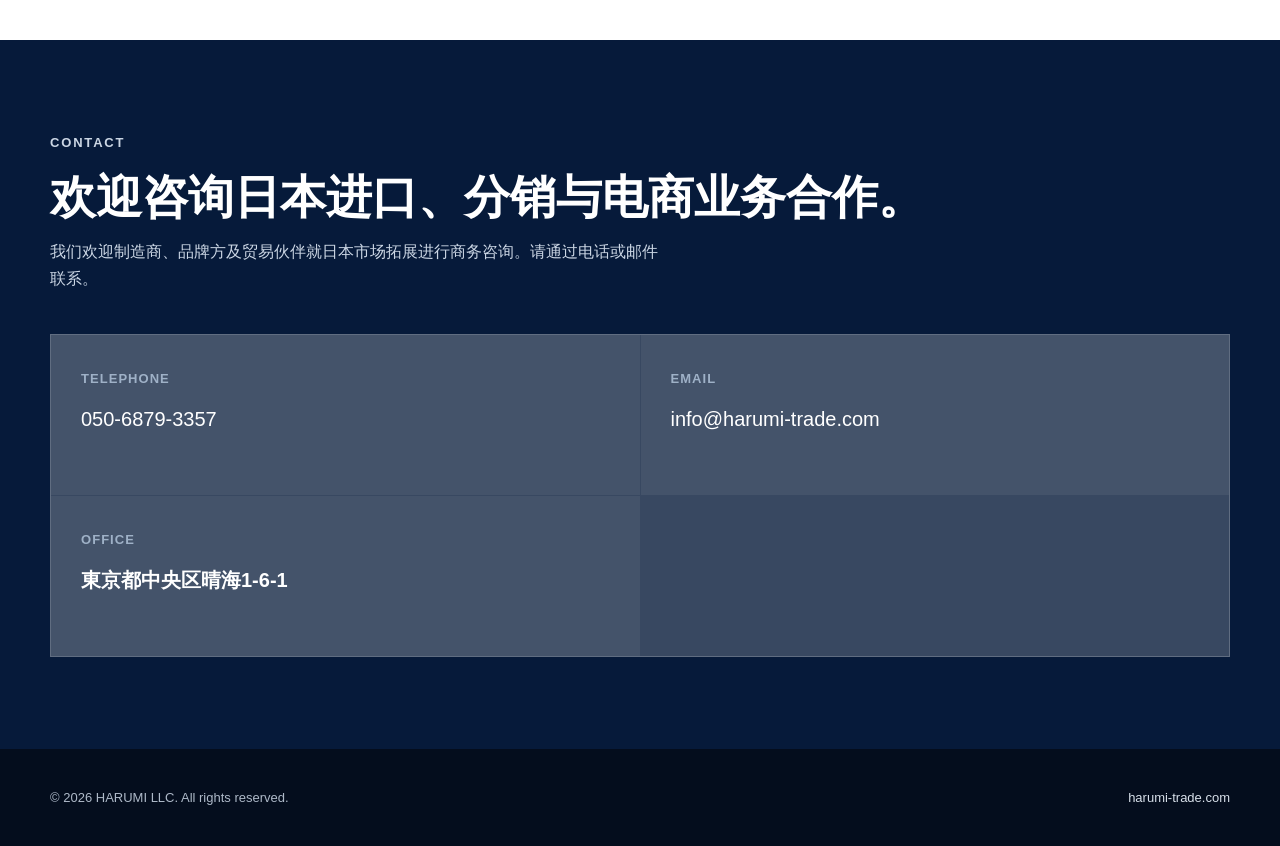
<file: zh/index.html>
<!doctype html>
<html lang="zh-Hans">
<head>
  <meta charset="utf-8">
  <meta name="viewport" content="width=device-width, initial-scale=1">
  <title>HARUMI LLC 合同会社晴海 | 日本进出口与跨境电商服务</title>
  <meta name="description" content="HARUMI LLC（合同会社晴海）位于日本东京中央区，提供进出口、进口代理、品牌分销、Amazon Japan、乐天、Yahoo! Shopping、OEM采购与跨境电商支持。">
  <meta name="robots" content="index, follow">
  <link rel="canonical" href="https://harumi-trade.com/zh/">
  <link rel="alternate" hreflang="en" href="https://harumi-trade.com/en/">
  <link rel="alternate" hreflang="ja" href="https://harumi-trade.com/ja/">
  <link rel="alternate" hreflang="zh" href="https://harumi-trade.com/zh/">
  <link rel="alternate" hreflang="x-default" href="https://harumi-trade.com/ja/">
  <meta property="og:type" content="website">
  <meta property="og:title" content="HARUMI LLC | 日本市场进出口与跨境电商伙伴">
  <meta property="og:description" content="东京贸易公司，提供进口代理、品牌分销、OEM采购和日本主流电商平台支持。">
  <meta property="og:url" content="https://harumi-trade.com/zh/">
  <meta property="og:image" content="https://harumi-trade.com/assets/img/logo.svg">
  <link rel="icon" href="/assets/img/favicon.svg" type="image/svg+xml">
  <link rel="stylesheet" href="/assets/css/styles.css">
  <script type="application/ld+json">
  {
    "@context": "https://schema.org",
    "@type": "Organization",
    "name": "HARUMI LLC",
    "alternateName": "合同会社晴海",
    "url": "https://harumi-trade.com/zh/",
    "logo": "https://harumi-trade.com/assets/img/logo.svg",
    "telephone": "050-6879-3357",
    "email": "info@harumi-trade.com",
    "founder": {"@type": "Person", "name": "王　少博"},
    "address": {
      "@type": "PostalAddress",
      "streetAddress": "東京都中央区晴海1-6-1",
      "addressLocality": "Chuo-ku",
      "addressRegion": "Tokyo",
      "addressCountry": "JP"
    }
  }
  </script>
</head>
<body>
  <header class="site-header">
    <nav class="nav" aria-label="主导航">
      <a class="brand" href="/zh/" aria-label="HARUMI LLC 首页"><img src="/assets/img/logo.svg" alt="HARUMI LLC"></a>
      <button class="nav-toggle" type="button" data-nav-toggle aria-expanded="false" aria-label="打开导航"><span></span></button>
      <div class="nav-links" data-nav>
        <a href="#services">业务范围</a>
        <a href="#capabilities">服务能力</a>
        <a href="#company">公司信息</a>
        <a href="#contact">联系</a>
        <div class="lang" aria-label="语言选择">
          <a href="/en/">EN</a>
          <a href="/ja/">JP</a>
          <a href="/zh/" aria-current="true">CN</a>
        </div>
      </div>
    </nav>
  </header>

  <main>
    <section class="hero">
      <div class="hero-inner">
        <p class="eyebrow">HARUMI LLC / 合同会社晴海</p>
        <h1>连接日本市场与全球供应链的专业贸易服务。</h1>
        <p class="hero-copy">HARUMI LLC 位于东京都中央区晴海，提供进出口、进口代理、品牌分销、OEM采购和跨境电商运营支持。</p>
        <div class="hero-actions">
          <a class="button" href="#contact">联系咨询</a>
          <a class="button secondary" href="#services">查看业务</a>
        </div>
        <div class="hero-metrics" aria-label="核心业务">
          <div class="metric"><strong>日本市场</strong><span>Amazon Japan、乐天市场与 Yahoo! Shopping 运营支持</span></div>
          <div class="metric"><strong>国际贸易</strong><span>进出口、进口代理与合规采购协助</span></div>
          <div class="metric"><strong>品牌增长</strong><span>分销策略、渠道管理与平台执行</span></div>
        </div>
      </div>
    </section>

    <section id="services">
      <div class="container">
        <div class="section-head reveal">
          <h2>面向国际商业的整合型贸易与电商服务。</h2>
          <p>我们协助海外制造商与品牌进入日本销售渠道，以稳健、清晰的方式推进市场落地。</p>
        </div>
        <div class="services-grid">
          <article class="service reveal"><span class="service-number">01</span><h3>进出口</h3><p>支持国际贸易、资料协调、市场进入和日常商务沟通。</p></article>
          <article class="service reveal"><span class="service-number">02</span><h3>进口代理</h3><p>为希望进入日本市场的海外供应商提供本地代理与运营协助。</p></article>
          <article class="service reveal"><span class="service-number">03</span><h3>品牌分销</h3><p>根据产品定位规划销售渠道，并协助进行长期品牌管理。</p></article>
          <article class="service reveal"><span class="service-number">04</span><h3>Amazon Japan</h3><p>支持 Amazon.co.jp 的店铺、商品页面和销售运营相关工作。</p></article>
          <article class="service reveal"><span class="service-number">05</span><h3>乐天与 Yahoo! Shopping</h3><p>支持日本主流电商平台的销售拓展与运营执行。</p></article>
          <article class="service reveal"><span class="service-number">06</span><h3>OEM 与商品采购</h3><p>协助供应商调查、OEM项目沟通、商品采购和跨境业务推进。</p></article>
        </div>
      </div>
    </section>

    <section class="band" id="capabilities">
      <div class="container split">
        <div class="reveal">
          <p class="eyebrow">Cross-border E-commerce</p>
          <h2>让跨语言、跨平台、跨国界的业务推进更清晰。</h2>
          <p>HARUMI LLC 结合日本本地电商渠道经验与国际采购、分销能力，帮助合作伙伴将机会转化为可执行的商业流程。</p>
          <div class="capabilities">
            <div class="capability">日本主流电商平台渠道协调</div>
            <div class="capability">进口代理与海外供应商代表服务</div>
            <div class="capability">品牌分销规划与渠道控制</div>
            <div class="capability">OEM采购、产品调研与合作方沟通</div>
          </div>
        </div>
        <div class="process reveal" aria-label="合作流程">
          <ol>
            <li><div><strong>市场评估</strong><span>明确产品类别、平台适配度和运营条件。</span></div></li>
            <li><div><strong>渠道规划</strong><span>设计进口、代理、分销和电商的合适组合。</span></div></li>
            <li><div><strong>执行支持</strong><span>协助上架、采购、资料整理和合作方沟通。</span></div></li>
            <li><div><strong>持续优化</strong><span>根据市场反馈改进销售与运营流程。</span></div></li>
          </ol>
        </div>
      </div>
    </section>

    <section id="company">
      <div class="container company">
        <div class="reveal">
          <p class="eyebrow">Company Profile</p>
          <h2>位于东京晴海的国际贸易公司。</h2>
        </div>
        <dl class="reveal">
          <dt>公司名称</dt><dd>HARUMI LLC / 合同会社晴海</dd>
          <dt>代表</dt><dd>王　少博</dd>
          <dt>地址</dt><dd>東京都中央区晴海1-6-1</dd>
          <dt>电话</dt><dd><a href="tel:05068793357">050-6879-3357</a></dd>
          <dt>邮箱</dt><dd><a href="mailto:info@harumi-trade.com">info@harumi-trade.com</a></dd>
          <dt>金融机构</dt><dd>三菱UFJ銀行<br>楽天銀行</dd>
          <dt>业务范围</dt><dd>进出口、进口代理、品牌分销、Amazon Japan、乐天、Yahoo! Shopping、OEM与商品采购、跨境电商</dd>
        </dl>
      </div>
    </section>

    <section class="contact" id="contact">
      <div class="container">
        <p class="eyebrow">Contact</p>
        <h2>欢迎咨询日本进口、分销与电商业务合作。</h2>
        <p>我们欢迎制造商、品牌方及贸易伙伴就日本市场拓展进行商务咨询。请通过电话或邮件联系。</p>
        <div class="contact-grid">
          <div class="contact-item"><span>Telephone</span><a href="tel:05068793357">050-6879-3357</a></div>
          <div class="contact-item"><span>Email</span><a href="mailto:info@harumi-trade.com">info@harumi-trade.com</a></div>
          <div class="contact-item"><span>Office</span><strong>東京都中央区晴海1-6-1</strong></div>
        </div>
      </div>
    </section>
  </main>

  <footer class="footer">
    <div class="footer-inner">
      <span>&copy; <span data-year></span> HARUMI LLC. All rights reserved.</span>
      <a href="https://harumi-trade.com/">harumi-trade.com</a>
    </div>
  </footer>
  <script src="/assets/js/main.js" defer></script>
</body>
</html>
</file>
<file: assets/css/styles.css>
:root {
  --ink: #07111f;
  --navy: #061a3a;
  --blue: #113f76;
  --muted: #5d6a78;
  --line: #dde4ec;
  --soft: #f5f7fa;
  --gold: #b6904d;
  --teal: #2b6f73;
  --white: #ffffff;
  --shadow: 0 18px 50px rgba(7, 17, 31, 0.08);
  --max: 1180px;
}

* {
  box-sizing: border-box;
}

html {
  scroll-behavior: smooth;
}

body {
  margin: 0;
  color: var(--ink);
  background: var(--white);
  font-family: Arial, "Helvetica Neue", "Noto Sans", "Noto Sans JP", "Noto Sans SC", sans-serif;
  line-height: 1.65;
  text-rendering: optimizeLegibility;
}

a {
  color: inherit;
  text-decoration: none;
}

img,
svg {
  display: block;
  max-width: 100%;
}

.site-header {
  position: sticky;
  top: 0;
  z-index: 50;
  background: rgba(255, 255, 255, 0.94);
  border-bottom: 1px solid rgba(221, 228, 236, 0.9);
  backdrop-filter: blur(18px);
}

.nav {
  max-width: var(--max);
  min-height: 76px;
  margin: 0 auto;
  padding: 0 24px;
  display: flex;
  align-items: center;
  justify-content: space-between;
  gap: 28px;
}

.brand img {
  width: 210px;
  height: auto;
}

.nav-toggle {
  display: none;
  width: 42px;
  height: 42px;
  border: 1px solid var(--line);
  background: var(--white);
  color: var(--navy);
  align-items: center;
  justify-content: center;
  cursor: pointer;
}

.nav-toggle span,
.nav-toggle span::before,
.nav-toggle span::after {
  display: block;
  width: 18px;
  height: 2px;
  background: currentColor;
  content: "";
}

.nav-toggle span::before {
  transform: translateY(-6px);
}

.nav-toggle span::after {
  transform: translateY(4px);
}

.nav-links {
  display: flex;
  align-items: center;
  gap: 26px;
  color: #23364d;
  font-size: 14px;
  font-weight: 700;
}

.nav-links a {
  padding: 28px 0;
}

.nav-links a:hover,
.nav-links a:focus-visible {
  color: var(--blue);
}

.lang {
  display: flex;
  gap: 8px;
  padding-left: 8px;
  border-left: 1px solid var(--line);
}

.lang a {
  padding: 5px 8px;
  border: 1px solid transparent;
  color: var(--muted);
  font-size: 12px;
}

.lang a[aria-current="true"] {
  border-color: var(--navy);
  color: var(--navy);
}

.hero {
  position: relative;
  min-height: 680px;
  display: grid;
  align-items: center;
  overflow: hidden;
  border-bottom: 1px solid var(--line);
}

.hero::before {
  position: absolute;
  inset: 0;
  content: "";
  background:
    linear-gradient(90deg, rgba(255, 255, 255, 0.98) 0%, rgba(255, 255, 255, 0.9) 44%, rgba(255, 255, 255, 0.55) 67%, rgba(255, 255, 255, 0.86) 100%),
    url("../img/global-trade-pattern.svg") center right / cover no-repeat;
}

.hero-inner {
  position: relative;
  max-width: var(--max);
  width: 100%;
  margin: 0 auto;
  padding: 118px 24px 92px;
}

.eyebrow {
  margin: 0 0 18px;
  color: var(--gold);
  font-size: 13px;
  font-weight: 700;
  letter-spacing: 0.14em;
  text-transform: uppercase;
}

.hero h1 {
  max-width: 760px;
  margin: 0;
  color: var(--navy);
  font-size: clamp(42px, 6vw, 78px);
  line-height: 1.03;
  font-weight: 700;
}

.hero-copy {
  max-width: 660px;
  margin: 28px 0 0;
  color: #334459;
  font-size: 19px;
}

.hero-actions {
  display: flex;
  flex-wrap: wrap;
  gap: 14px;
  margin-top: 40px;
}

.button {
  display: inline-flex;
  min-height: 48px;
  align-items: center;
  justify-content: center;
  padding: 12px 22px;
  border: 1px solid var(--navy);
  background: var(--navy);
  color: var(--white);
  font-size: 14px;
  font-weight: 700;
}

.button.secondary {
  background: var(--white);
  color: var(--navy);
}

.button:hover,
.button:focus-visible {
  border-color: var(--blue);
  background: var(--blue);
  color: var(--white);
}

.hero-metrics {
  display: grid;
  max-width: 820px;
  grid-template-columns: repeat(3, 1fr);
  gap: 1px;
  margin-top: 70px;
  background: var(--line);
  border: 1px solid var(--line);
}

.metric {
  min-height: 112px;
  padding: 22px;
  background: rgba(255, 255, 255, 0.92);
}

.metric strong {
  display: block;
  color: var(--navy);
  font-size: 22px;
  line-height: 1.2;
}

.metric span {
  display: block;
  margin-top: 8px;
  color: var(--muted);
  font-size: 13px;
}

main section {
  padding: 92px 24px;
}

.container {
  max-width: var(--max);
  margin: 0 auto;
}

.section-head {
  display: grid;
  grid-template-columns: minmax(0, 0.86fr) minmax(280px, 0.64fr);
  gap: 72px;
  align-items: end;
  margin-bottom: 48px;
}

.section-head h2,
.split h2,
.contact h2 {
  margin: 0;
  color: var(--navy);
  font-size: clamp(31px, 4vw, 46px);
  line-height: 1.12;
}

.section-head p,
.split p {
  margin: 0;
  color: var(--muted);
  font-size: 16px;
}

.services-grid {
  display: grid;
  grid-template-columns: repeat(3, 1fr);
  gap: 1px;
  background: var(--line);
  border: 1px solid var(--line);
}

.service {
  min-height: 250px;
  padding: 32px;
  background: var(--white);
}

.service-number {
  color: var(--gold);
  font-size: 12px;
  font-weight: 700;
  letter-spacing: 0.12em;
}

.service h3 {
  margin: 34px 0 12px;
  color: var(--navy);
  font-size: 21px;
  line-height: 1.25;
}

.service p {
  margin: 0;
  color: var(--muted);
  font-size: 15px;
}

.band {
  background: var(--soft);
}

.split {
  display: grid;
  grid-template-columns: minmax(0, 0.82fr) minmax(320px, 0.72fr);
  gap: 84px;
  align-items: center;
}

.capabilities {
  display: grid;
  gap: 12px;
  margin-top: 32px;
}

.capability {
  display: grid;
  grid-template-columns: 34px 1fr;
  gap: 14px;
  align-items: start;
  color: #26384d;
  font-weight: 700;
}

.capability::before {
  width: 34px;
  height: 1px;
  margin-top: 14px;
  background: var(--gold);
  content: "";
}

.process {
  padding: 34px;
  background: var(--white);
  border: 1px solid var(--line);
  box-shadow: var(--shadow);
}

.process ol {
  display: grid;
  gap: 24px;
  margin: 0;
  padding: 0;
  list-style: none;
  counter-reset: process;
}

.process li {
  display: grid;
  grid-template-columns: 46px 1fr;
  gap: 18px;
  counter-increment: process;
}

.process li::before {
  display: flex;
  width: 46px;
  height: 46px;
  align-items: center;
  justify-content: center;
  border: 1px solid var(--line);
  color: var(--navy);
  font-weight: 700;
  content: counter(process, decimal-leading-zero);
}

.process strong {
  display: block;
  color: var(--navy);
  line-height: 1.25;
}

.process span {
  display: block;
  margin-top: 5px;
  color: var(--muted);
  font-size: 14px;
}

.company {
  display: grid;
  grid-template-columns: minmax(280px, 0.52fr) minmax(0, 1fr);
  gap: 72px;
}

.company dl {
  display: grid;
  grid-template-columns: 190px 1fr;
  margin: 0;
  border-top: 1px solid var(--line);
}

.company dt,
.company dd {
  margin: 0;
  padding: 22px 0;
  border-bottom: 1px solid var(--line);
}

.company dt {
  color: var(--muted);
  font-size: 14px;
  font-weight: 700;
}

.company dd {
  color: var(--ink);
  font-weight: 700;
}

.contact {
  background: var(--navy);
  color: var(--white);
}

.contact h2 {
  color: var(--white);
}

.contact p {
  max-width: 620px;
  color: #cbd6e4;
}

.contact-grid {
  display: grid;
  grid-template-columns: 1fr 1fr;
  gap: 1px;
  margin-top: 42px;
  background: rgba(255, 255, 255, 0.2);
  border: 1px solid rgba(255, 255, 255, 0.2);
}

.contact-item {
  min-height: 160px;
  padding: 30px;
  background: rgba(255, 255, 255, 0.06);
}

.contact-item span {
  color: #9fb1c7;
  font-size: 13px;
  font-weight: 700;
  letter-spacing: 0.08em;
  text-transform: uppercase;
}

.contact-item strong,
.contact-item a {
  display: block;
  margin-top: 14px;
  color: var(--white);
  font-size: 20px;
  line-height: 1.4;
}

.footer {
  padding: 38px 24px;
  background: #040d1d;
  color: #aeb9c8;
}

.footer-inner {
  max-width: var(--max);
  margin: 0 auto;
  display: flex;
  align-items: center;
  justify-content: space-between;
  gap: 24px;
  font-size: 13px;
}

.footer a {
  color: #d8e0ea;
}

.reveal {
  transform: translateY(18px);
  opacity: 0;
  transition: opacity 600ms ease, transform 600ms ease;
}

.reveal.is-visible {
  transform: translateY(0);
  opacity: 1;
}

@media (max-width: 920px) {
  .nav-toggle {
    display: inline-flex;
  }

  .nav-links {
    position: absolute;
    top: 76px;
    left: 0;
    right: 0;
    display: none;
    flex-direction: column;
    align-items: stretch;
    gap: 0;
    padding: 8px 24px 24px;
    background: var(--white);
    border-bottom: 1px solid var(--line);
  }

  .nav-links.is-open {
    display: flex;
  }

  .nav-links a {
    padding: 14px 0;
  }

  .lang {
    padding-top: 12px;
    padding-left: 0;
    border-top: 1px solid var(--line);
    border-left: 0;
  }

  .hero {
    min-height: auto;
  }

  .hero-inner {
    padding-top: 84px;
  }

  .hero-metrics,
  .services-grid,
  .section-head,
  .split,
  .company,
  .contact-grid {
    grid-template-columns: 1fr;
  }

  .section-head,
  .split,
  .company {
    gap: 34px;
  }
}

@media (max-width: 620px) {
  .nav {
    padding: 0 18px;
  }

  .brand img {
    width: 172px;
  }

  .hero-inner,
  main section {
    padding-left: 18px;
    padding-right: 18px;
  }

  .hero h1 {
    font-size: 40px;
  }

  .hero-copy {
    font-size: 17px;
  }

  .hero-metrics {
    margin-top: 48px;
  }

  .service,
  .process,
  .contact-item {
    padding: 24px;
  }

  .company dl {
    grid-template-columns: 1fr;
  }

  .company dt {
    padding-bottom: 4px;
    border-bottom: 0;
  }

  .company dd {
    padding-top: 0;
  }

  .footer-inner {
    align-items: flex-start;
    flex-direction: column;
  }
}
</file>
